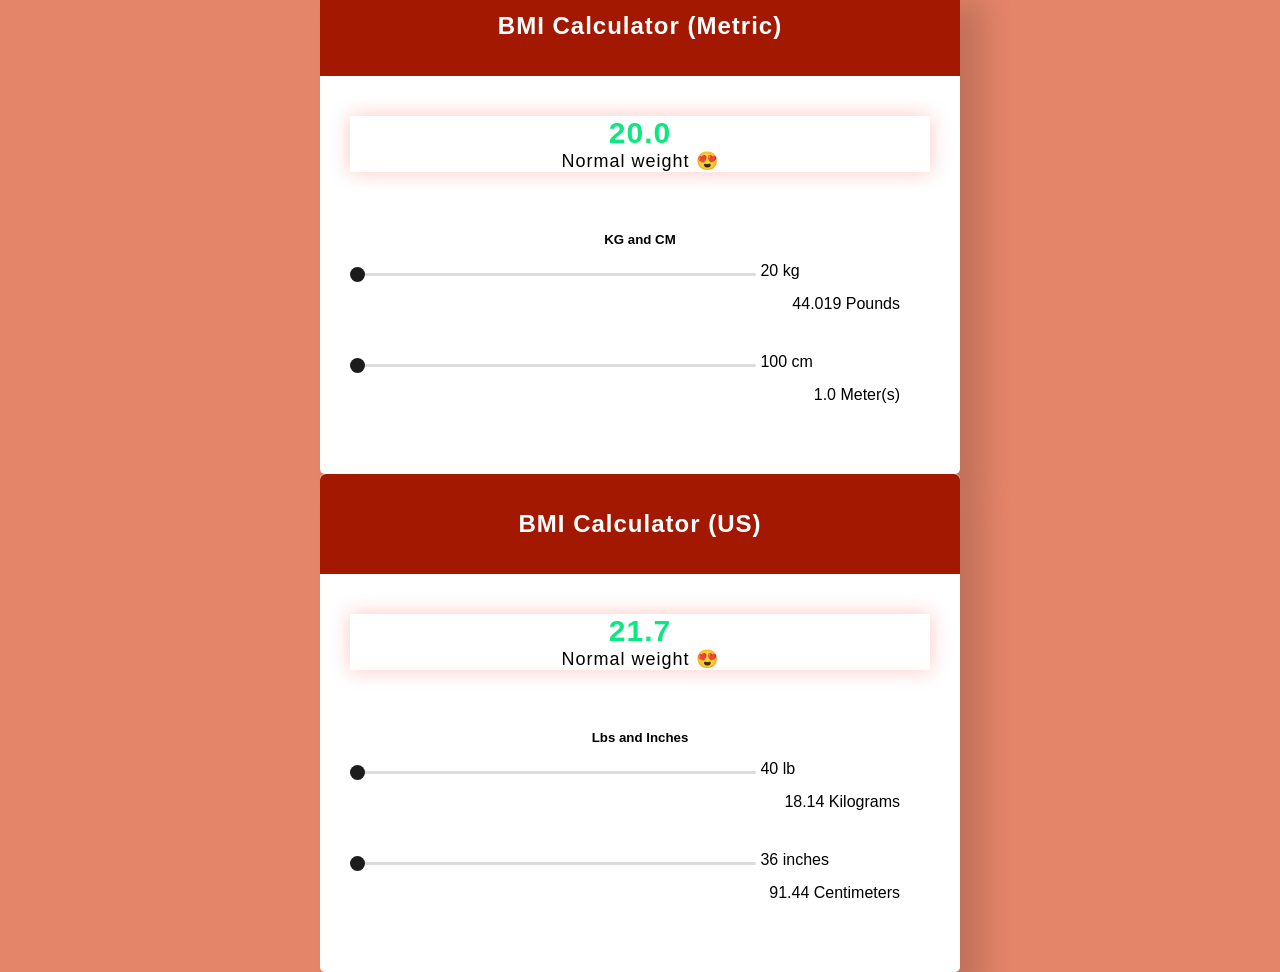
<file: index.html>
<!DOCTYPE html>
<html lang="en">
<head>
    <meta charset="UTF-8">
    <meta http-equiv="X-UA-Compatible" content="IE=edge">
    <meta name="viewport" content="width=device-width, initial-scale=1.0">
    <title>BMI Slider</title>
    <link rel="stylesheet" href="bmi.css">
</head>
<body>
    <div class="container">
        <h1>BMI Calculator (Metric)</h1>
        <div class="display">
            <p id="result">20.0</p>
            <p id="category">Normal weight 😍</p>
         </div>

         <h5 style="text-align: center; margin-bottom: 15px;">KG and CM </h5>
         <div class="row">
            <input type="range" min="20" max="200" value="20" id="weight" oninput="calculate()" oninput="weightConverter(this.value)" onchange="weightConverter(this.value)" >
            <span id="weight-val">20 kg</span>
            <p> <span id="outputPounds">44.019</span> Pounds</p>
         </div>
         
        <div class="row">
            <input type="range" min="100" max="250" value="100" id="height" oninput="calculate()" oninput="heightConverter(this.value)" onchange="heightConverter(this.value)">
             <span id="height-val">100 cm</span>

             <p><span id="outputMeters">1.0</span> Meter(s)</p>
          </div>


    </div>



    <div class="container">

        <h1>BMI Calculator (US)</h1>
        <div class="display">
            <p id="result2">21.7</p>
            <p id="category2">Normal weight 😍</p>
         </div>

        <h5 style="text-align: center; margin-bottom: 15px;">Lbs and Inches</h5>
          
        <div class="row">
          <input type="range" min="40" max="500" value="40" id="weightLbs" oninput="calculate2()" oninput="weightConverter2(this.value)" onchange="weightConverter2(this.value)">
          <span id="weightLbs-val">40 lb</span>
          <p> <span id="outputKilograms">18.14</span> Kilograms</p>
       </div>
       
      <div class="row">
          <input type="range" min="36" max="96" value="36" id="heightInch" oninput="calculate2()" oninput="heightConverter2(this.value)" onchange="heightConverter2(this.value)">
           <span id="heightInch-val">36 inches</span>
           <p><span id="outputCentimeters">91.44</span> Centimeters</p>
        </div>
    </div>

    <script src="js/bmi.js"></script>
</body>
</html>
</file>
<file: bmi.css>
*,
*:before,
*:after{
    padding: 0;
    margin: 0;
    box-sizing: border-box;
}
body{
    height: 100vh;
    background: #e48569;
    width: 100vw;
}

.container{
    background-color: #ffffff;
    padding: 30px 30px;
    width: 50%;
    min-width: 400px;
    positioN: relative;
    transform: translate(-50%,-50%);
    top: 25%;
    left: 50%;
    border-radius: 5px;
    font-family: 'Poppins',sans-serif;
    box-shadow: 25px 25px 30px rgba(0,0,0,0.15);
}

.container h1{
	background: hsl(9, 100%, 32%);
	color: white;
	text-align: center;
	font-size: 1.5em;
	letter-spacing: 1px;
	margin-top: -30px;
	margin-left: -30px;
	margin-right: -30px;
	margin-bottom: 40px;
    padding: 1.5em;
    border-radius: 0.25em 0.25em 0 0;
}

.display{
    box-shadow: 0 0 20px rgba(250, 29, 0, 0.25);
    margin-bottom: 60px;
  } 
  
  #result{
      font-size: 30px;
      font-weight: 700;
      letter-spacing: 1px;
      text-align: center;
      color: #0be881;
  }
  
  #category{
      font-size: 18px;
      text-align: center;
      letter-spacing: 1px;
  }

  #result2{
    font-size: 30px;
    font-weight: 700;
    letter-spacing: 1px;
    text-align: center;
    color: #0be881;
}

#category2{
    font-size: 18px;
    text-align: center;
    letter-spacing: 1px;
}

  .row{
    display: block;
    align-items: center;
    justify-content: space-between;
    margin-bottom: 40px;
}
 .row p {
     text-align: right;
    margin: 15px 30px 15px 15px;
 }
.row span{
    font-weight: 500;
}
input[type="range"]{
    width: 70%;
    height: 3.5px;
    -webkit-appearance: none;
    appearance: none;
    background-color: #dcdcdc;
    border-radius: 3px;
    outline: none;
}

input[type="range"]::-webkit-slider-thumb{
    -webkit-appearance: none;
    appearance: none;
    height: 15px;
    width: 15px;
    background-color: #1c1c1c;
    border-radius: 50%;
    cursor: pointer;
}
</file>
